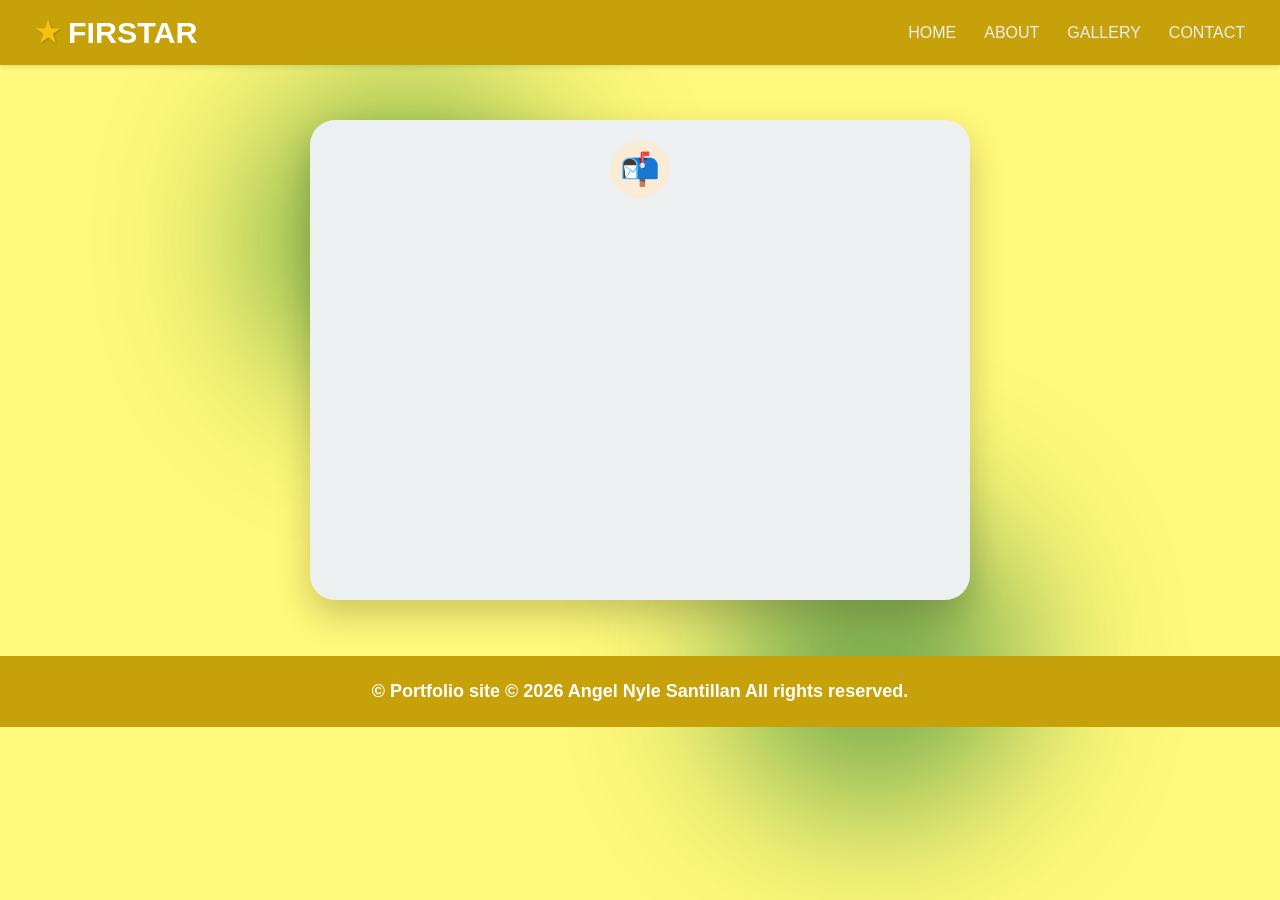
<file: index.html>
<!DOCTYPE html>
<html lang="en">
<head> 
    <meta charset="UTF-8">
    <meta name="viewport" content="width=device-width, initial-scale=1.0">
    <title>Angel Nyle - Resume | FIRSTAR</title>
    <link rel="stylesheet" href="style.css">
    <link href="https://fonts.googleapis.com/css2?family=Cinzel:wght@400;500;600;700&family=Inter:wght@300;400;500&display=swap" rel="stylesheet">
</head>
<body> 
    <nav class="navbar">
        <a href="index.html" class="navbar-logo">
            <span class="star-icon">★</span>FIRSTAR
        </a>
        <ul class="nav-links">
            <li><a href="index.html">HOME</a></li>
            <li><a href="about.html">ABOUT</a></li>
            <li><a href="explore.html">GALLERY</a></li>     
            <li><a href="contact.html">CONTACT</a></li>
        </ul>
    </nav>

    <div class="blob blob-1"></div>
    <div class="blob blob-2"></div>
    
    <div class="envelope" onclick="this.classList.toggle('open')">
        <div class="content">
            <h2>✨ PORTFOLIO </h2>
            <p>Feast your eyes on these stunning pieces of art!</p>
            <p style="font-size:14px;opacity:0.8;margin-top:10px;">ENJOY!</p>
        </div>
    </div>

<footer class="footer">
    <div class="footer-container">
        <div class="footer-row">
  
        <div class="footer-bottom">
            <p>© Portfolio site © 2026 Angel Nyle Santillan All rights reserved.</p>
        </div>
    </div>
</footer>

</body>
</html>
</file>
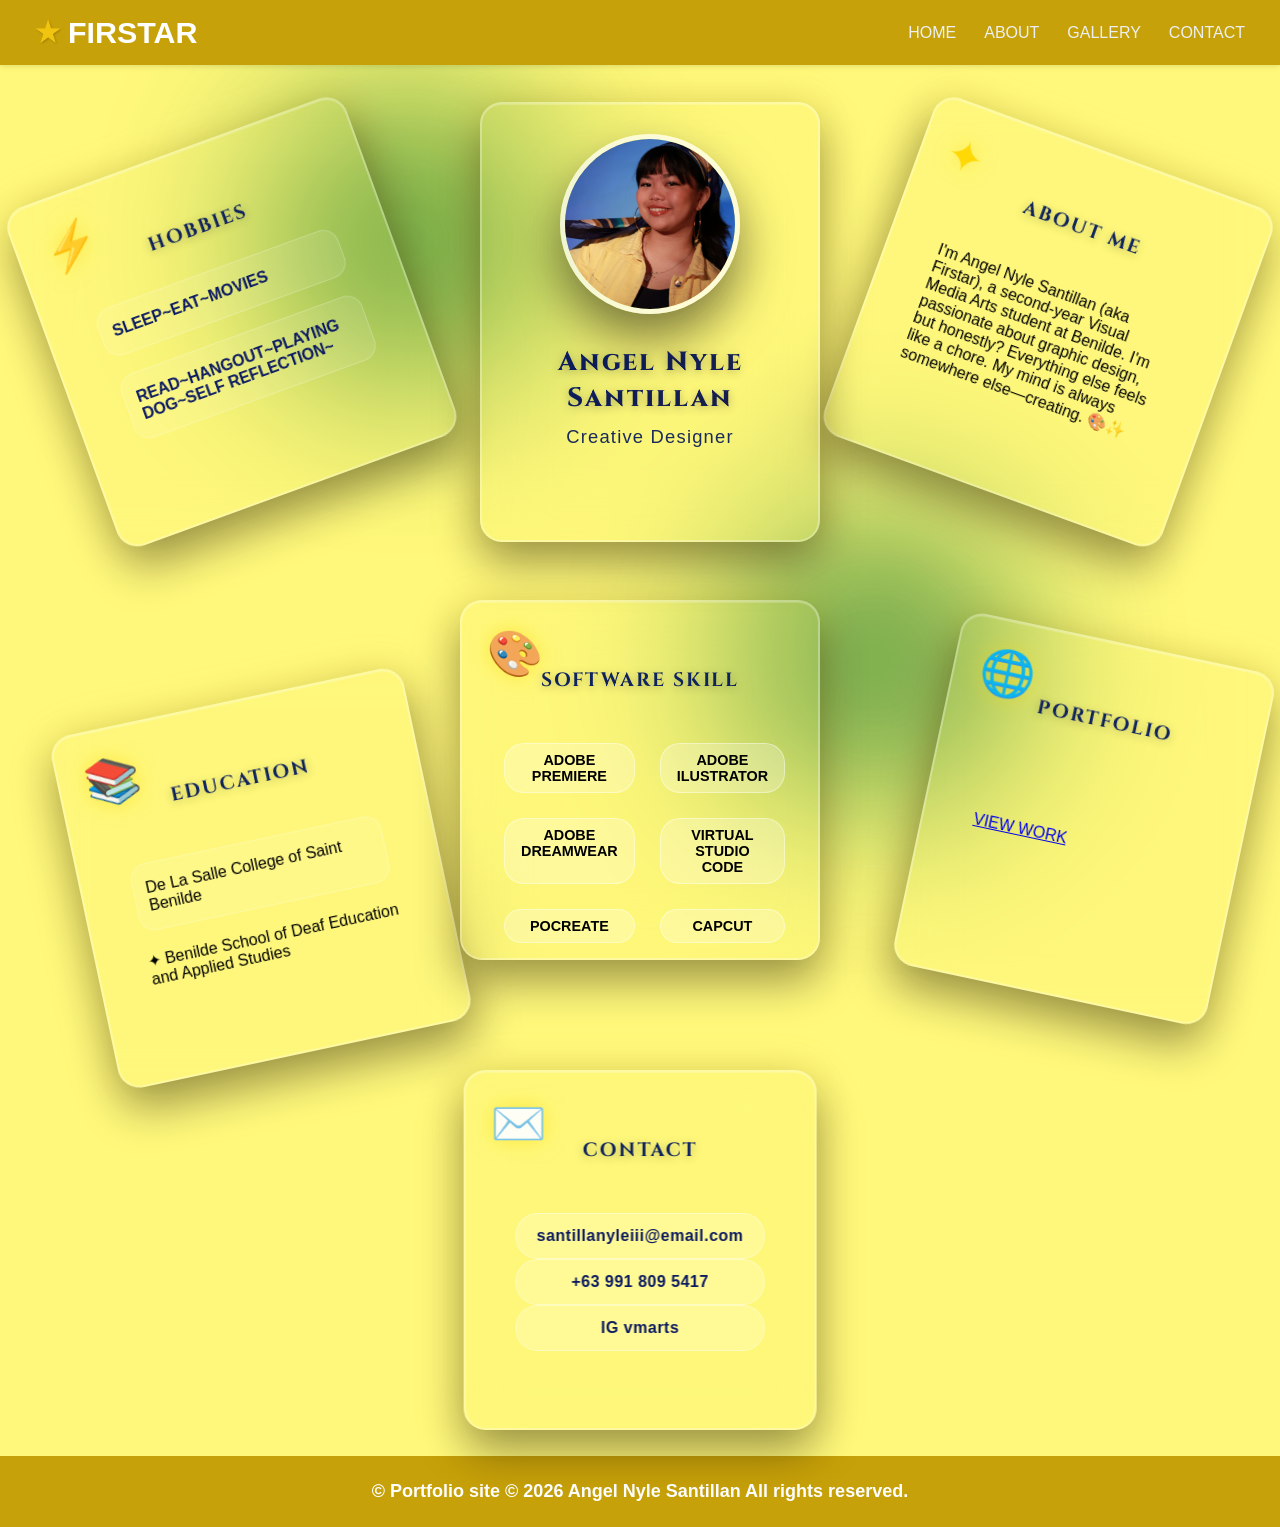
<file: about.html>
<!DOCTYPE html>
<html lang="en">
<head> 
    <meta charset="UTF-8">
    <meta name="viewport" content="width=device-width, initial-scale=1.0">
    <title>Angel Nyle - Resume | FIRSTAR</title>
    <link rel="stylesheet" href="style.css">
    <link href="https://fonts.googleapis.com/css2?family=Cinzel:wght@400;500;600;700&family=Inter:wght@300;400;500&display=swap" rel="stylesheet">
</head>
<body> 
    <nav class="navbar">
        <a href="index.html" class="navbar-logo">
            <span class="star-icon">★</span>FIRSTAR
        </a>
        <ul class="nav-links">
            <li><a href="index.html">HOME</a></li>
            <li><a href="about.html">ABOUT</a></li>
            <li><a href="explore.html">GALLERY</a></li>     
            <li><a href="contact.html">CONTACT</a></li>
        </ul>
    </nav>

    <div class="blob blob-1"></div>
    <div class="blob blob-2"></div>

    <!-- TAROT CARD SPREAD -->
    <main class="tarot-spread">
        <!-- CENTER CARD - PROFILE -->
        <div class="tarot-position center-card">
            <div class="tarot-card profile-tarot">
                <div class="card-glow"></div>
                <div class="tarot-symbol left"></div>
                <div class="profile-image-container">
                    <img src="image/combine/RSUME 1.jpg" alt="Angel Nyle">
                </div>
                <div class="profile-text">
                    <h2>Angel Nyle Santillan</h2>
                    <h3>Creative Designer</h3>
                </div>
            </div>
        </div>

        <!-- TOP ROW - 3 CARDS -->
        <div class="tarot-position top-left-1">
            <div class="tarot-card experience-card">
                <div class="card-glow"></div>
                <div class="tarot-symbol">⚡</div>
                <h4>HOBBIES</h4>
                <div class="tarot-content">
                    <div class="job-compact">
                        <span class="job-role">SLEEP~EAT~MOVIES</span>
                    </div>
                    <div class="job-compact">
                        <span class="job-role">READ~HANGOUT~PLAYING DOG~SELF REFLECTION~</span>
                    </div>
                </div>
            </div>
        </div>

        <div class="tarot-position top-center">
            <div class="tarot-card skills-card">
                <div class="card-glow"></div>
                <div class="tarot-symbol">🎨</div>
                <h4>SOFTWARE SKILL</h4>
                <div class="skills-compact">
                    <span>ADOBE PREMIERE</span>
                    <span>ADOBE ILUSTRATOR</span>
                    <span>ADOBE DREAMWEAR</span>
                    <span>VIRTUAL STUDIO CODE</span>
                    <span>POCREATE</span>
                    <span>CAPCUT</span>
                </div>
            </div>
        </div>

        <div class="tarot-position top-right-1">
            <div class="tarot-card summary-card">
                <div class="card-glow"></div>
                <div class="tarot-symbol">✦</div>
                <h4>ABOUT ME</h4>
                <div class="tarot-content">
                    <p>I'm Angel Nyle Santillan (aka Firstar), a second-year Visual Media Arts student at Benilde. I'm passionate about graphic design, but honestly? Everything else feels like a chore. My mind is always somewhere else—creating. 🎨✨</p>
                </div>
            </div>
        </div>

        <!-- BOTTOM ROW - 3 CARDS -->
        <div class="tarot-position bottom-left-1">
            <div class="tarot-card education-card">
                <div class="card-glow"></div>
                <div class="tarot-symbol">📚</div>
                <h4>EDUCATION</h4>
                <div class="tarot-content">
                    <div class="edu-compact">
                        <span>De La Salle College of Saint Benilde</span>
                    </div>
                    <span class="cert-compact">✦ Benilde School of Deaf Education and Applied Studies</span>
                </div>
            </div>
        </div>

        <div class="tarot-position bottom-center">
            <div class="tarot-card contact-card">
                <div class="card-glow"></div>
                <div class="tarot-symbol">✉️</div>
                <h4>CONTACT</h4>
                <div class="contact-compact">
                    <a href="mailto:angel@email.com"> santillanyleiii@email.com</a>
                    <a href="tel:+639123456789"> +63 991 809 5417</a>
                    <a href="socialmedia">IG vmarts</a>
                </div>
            </div>
        </div>

        <div class="tarot-position bottom-right-1">
            <div class="tarot-card portfolio-card">
                <div class="card-glow"></div>
                <div class="tarot-symbol">🌐</div>
                <h4>PORTFOLIO</h4>
                <div class="tarot-content">
                    <a href="explore.html" class="view-btn">VIEW WORK</a>
                </div>
            </div>
        </div>
    </main>

<footer class="footer">
    <div class="footer-container">
        <div class="footer-row">
 <!-- Copyright Bar -->
  
        <div class="footer-bottom">
            <p>© Portfolio site © 2026 Angel Nyle Santillan All rights reserved.</p>
        </div>
    </div>
</footer>

</body>
</html>
</file>
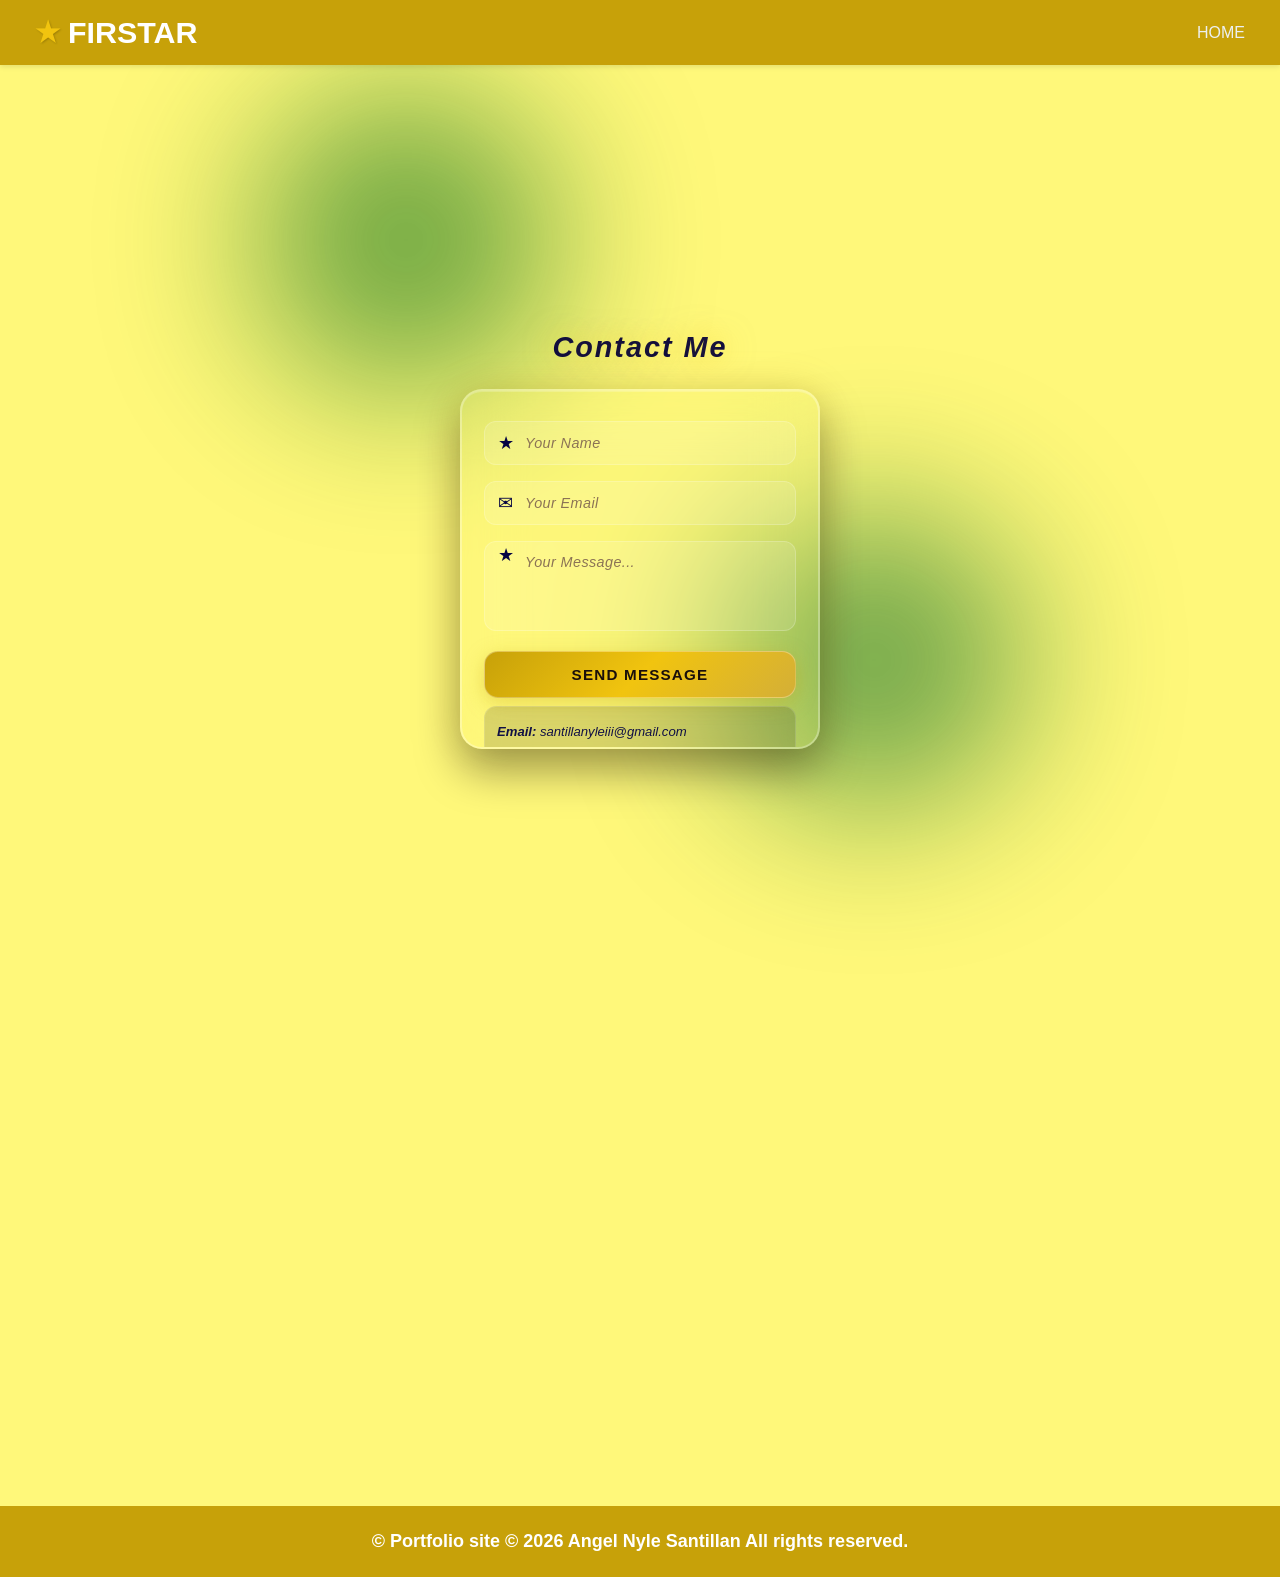
<file: contact.html>
<!DOCTYPE html>
<html lang="en">
<head>
    <meta charset="UTF-8">
    <meta name="viewport" content="width=device-width, initial-scale=1.0">
    <title>Contact - FIRSTAR</title>
    <link rel="stylesheet" href="style.css">
    <script src="script.js" defer></script>
</head>
<body>
    <nav class="navbar">
        <a href="index.html" class="navbar-logo">
            <span class="star-icon">★</span>FIRSTAR
        </a>
        <ul class="nav-links">
            <li><a href="index.html">HOME</a></li>
        </ul>
    </nav>

    <div class="blob blob-1"></div>
    <div class="blob blob-2"></div>

    <div class="main-container">
        <div class="contact-info">
            <h3>Contact Me</h3>
            
            <div class="tarot-card">
                <form id="contactForm" action="https://formsubmit.co/benildecollege@gmail.com" method="POST">
                    <div class="form-group">
                        <input type="text" id="name" name="name" placeholder="Your Name" required>
                        <span class="input-icon">★</span>
                    </div>
                    
                    <div class="form-group">
                        <input type="email" id="email" name="email" placeholder="Your Email" required>
                        <span class="input-icon">✉</span>
                    </div> 
                    
                    <div class="form-group">
                        <textarea id="message" name="message" placeholder="Your Message..." rows="4" required></textarea>
                        <span class="input-icon textarea-icon">★</span>
                    </div>
                    
                    <button type="submit" class="submit-btn">
                        <span>Send Message</span>
                        <div class="btn-glow"></div>
                    </button>
                </form>
                
                <div id="formMessage" class="form-message"></div>
                
                <div class="contact-details">
                    <p><strong>Email:</strong> santillanyleiii@gmail.com</p>
                    <p><strong>SMS:</strong> +63 (991) 809-5410</p>
                </div>
            </div>
        </div>
    </div>

<footer class="footer">
    <div class="footer-container">
        <div class="footer-row">
 <!-- Copyright Bar -->
  
        <div class="footer-bottom">
            <p>© Portfolio site © 2026 Angel Nyle Santillan All rights reserved.</p>
        </div>
    </div>
</footer>
</file>
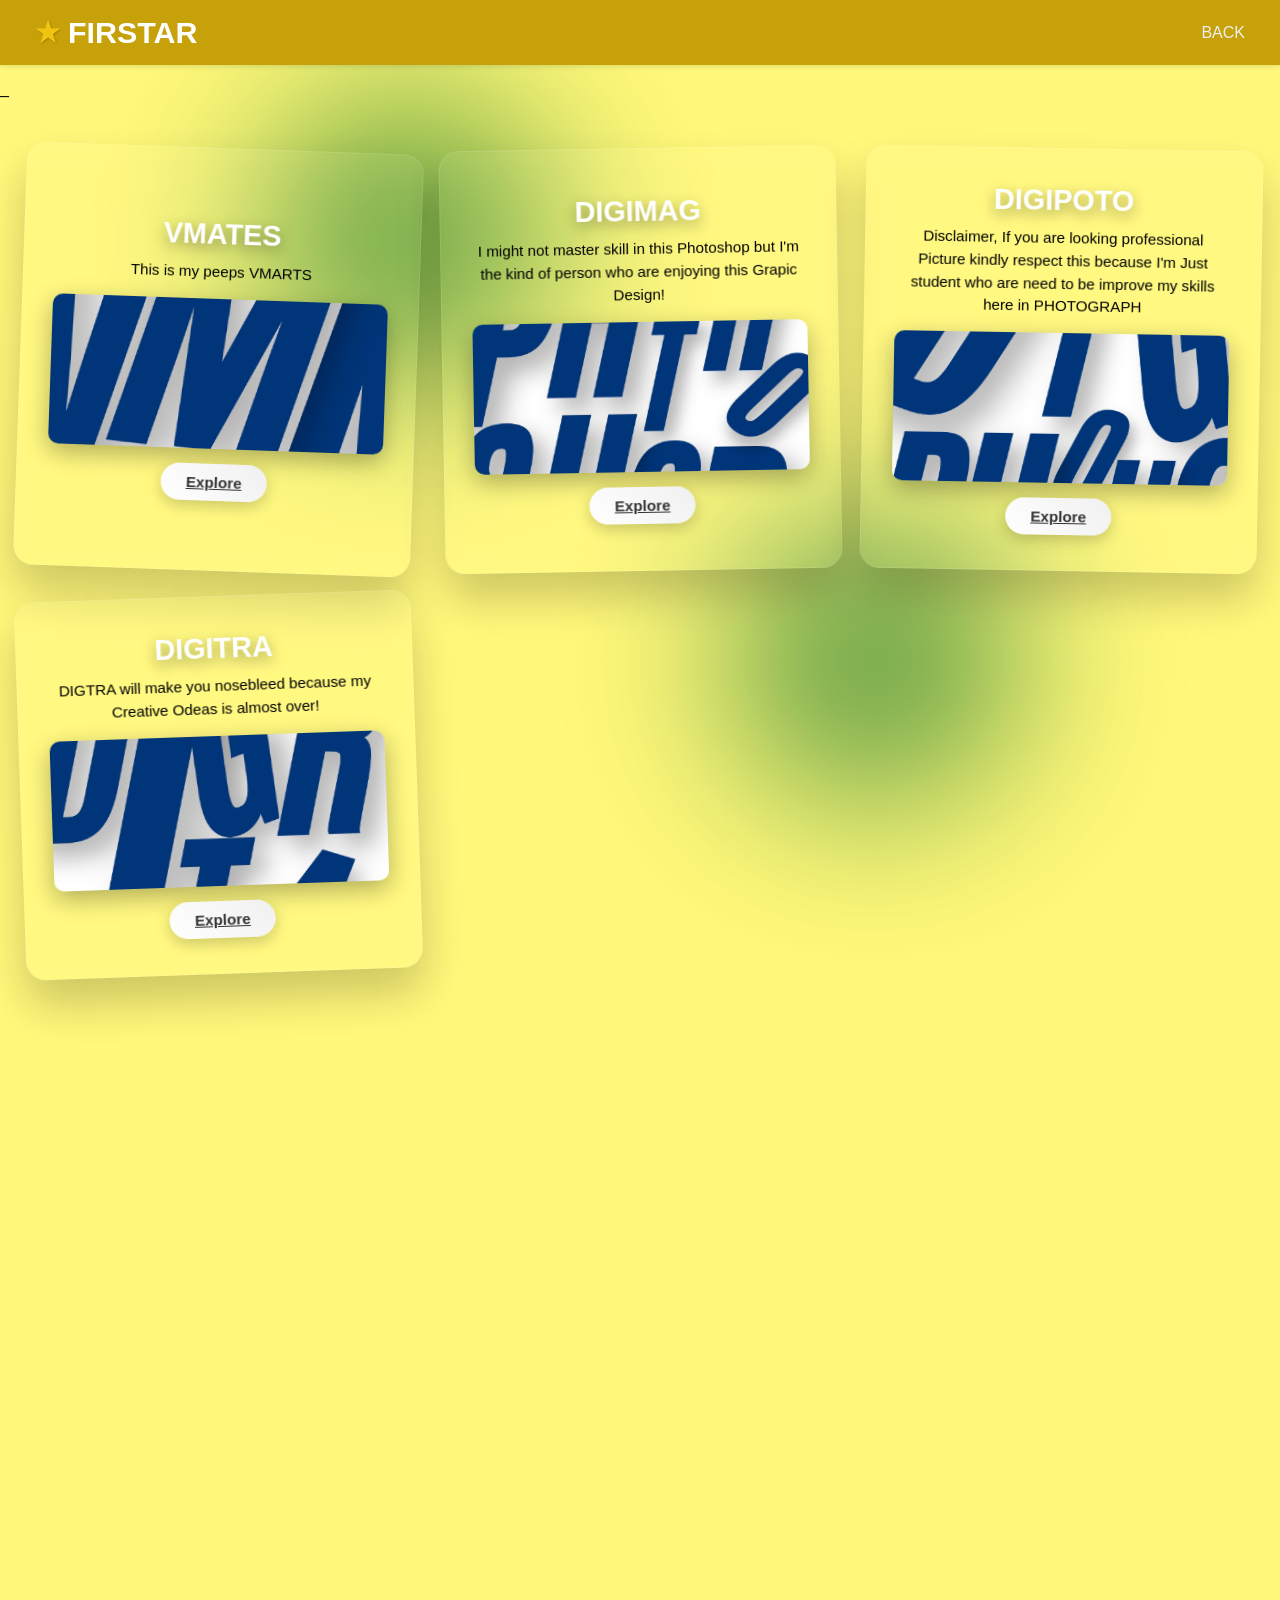
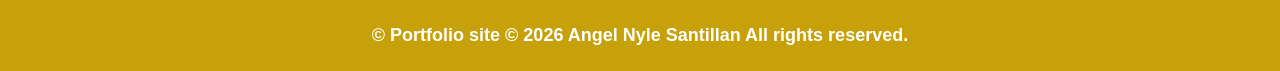
<file: explore.html>
_<html lang="en">
<head> 
    <meta charset="UTF-8">
    <meta name="viewport" content="width=device-width, initial-scale=1.0">
    <title>ARTSWORKS</title>
    <!-- Link to the CSS file -->
    <link rel="stylesheet" href="style.css">
</head>
<body>
    <nav class="navbar">
        <!-- Logo / Icon Section -->
        <a href="index.html" class="navbar-logo">
            <span class="star-icon">★</span>
            <!-- SVG Icon (star) -->
      
            FIRSTAR
      </a>

        <!-- Links Section -->
         <ul class="nav-links">
            <li><a href="index.html">BACK</a></li>
        </ul>
    </nav>


<!-- Background Atmosphere Blobs -->
    <div class="blob blob-1"></div>
    <div class="blob blob-2"></div>

    <!-- Main Section Container -->
    <section class="section-container">
        
        <!-- CARD 1 -->
        <div class="card-wrapper">
            <div class="card" id="tiltCard">
                <div class="card-glow"></div>
                <div class="card-content">
                    <h2>VMATES</h2>
                    <p>This is my peeps VMARTS</p>
                    <!-- Fixed the img tag below -->
                    <img src="image/combine/VMA.jpg" alt="Angel Image" style="width: 100%; height: 150px; object-fit: cover; border-radius: 10px; margin-bottom: 15px;">
                    <a href="vma.html" class="btn" data-loading="true">Explore</a>
                </div>
            </div>
        </div>

        <!-- CARD 2 -->
        <div class="card-wrapper">
            <div class="card" id="tiltCard">
                <div class="card-glow"></div>
                <div class="card-content">
                    <h2>DIGIMAG</h2>
                    <p>I might not master skill in this Photoshop but I'm the kind of person who are enjoying this Grapic Design!</p>
                    <!-- Fixed the img tag below -->
                    <img src="image/combine/ps.jpg" alt="Angel Image" style="width: 100%; height: 150px; object-fit: cover; border-radius: 10px; margin-bottom: 15px;">
                    <a href="photoshop.html" class="btn" data-loading="true">Explore</a>
                </div>
            </div>
        </div>

        <!-- CARD 3 -->
        <div class="card-wrapper">
            <div class="card" id="tiltCard">
                <div class="card-glow"></div>
                <div class="card-content">
                    <h2>DIGIPOTO</h2>
                    <p>Disclaimer, If you are looking professional Picture kindly respect this because I'm Just student who are need to be improve my skills here in PHOTOGRAPH</p>
                    <!-- Fixed the img tag below -->
                    <img src="image/combine/digpoto.png" alt="Angel Image" style="width: 100%; height: 150px; object-fit: cover; border-radius: 10px; margin-bottom: 15px;">
                    <a href="digpoto.html" class="btn" data-loading="true">Explore</a>
                </div>
            </div>
        </div>
		
		<!-- CARD 4 -->
        <div class="card-wrapper">
            <div class="card" id="tiltCard">
                <div class="card-glow"></div>
                <div class="card-content">
                    <h2>DIGITRA</h2>
                    <p>DIGTRA will make you nosebleed because my Creative Odeas is almost over!</p>
                    <!-- Fixed the img tag below -->
                    <img src="image/combine/DIGITRA.jpg" alt="Angel Image" style="width: 100%; height: 150px; object-fit: cover; border-radius: 10px; margin-bottom: 15px;">
                    <a href="digitra.html" class="btn" data-loading="true">Explore</a>
                </div>
            </div>
        </div>

    </section>
	
</nav>
</body>
</html>

<footer class="footer">
    <div class="footer-container">
        <div class="footer-row">
 <!-- Copyright Bar -->
        <div class="footer-bottom">
            <p>© Portfolio site © 2026 Angel Nyle Santillan All rights reserved.</p>
        </div>
    </div>
</footer>
</file>
<file: style.css>
/* =======================================================
   BASIC RESET & GLOBAL STYLES
   ======================================================= */
* {
    margin: 0;
    padding: 0;
    box-sizing: border-box;
}

body {
    font-family: 'Segoe UI', Tahoma, Geneva, Verdana, sans-serif;
    background-color: #fff87a;
    padding-top: 80px;
    min-height: 100vh;
    position: relative;
}

/* =======================================================
   NAVBAR - FIXED TOP
   ======================================================= */
.navbar {
    position: fixed;
    top: 0;
    left: 0;
    right: 0;
    display: flex;
    justify-content: space-between;
    align-items: center;
    background-color: #c7a109;
    color: white;
    padding: 15px 35px;
    z-index: 1000;
    box-shadow: 0 2px 5px rgba(0,0,0,0.1);
}

.navbar-logo {
    display: flex;
    align-items: center;
    font-size: 1.9rem;
    font-weight: bold;
    text-decoration: none;
    color: rgb(255, 255, 255);
}

.navbar-logo .star-icon {
    font-size: 28px;
    color: #f1c40f;
    text-shadow: 1px 1px 2px rgba(0,0,0,0.2);
    transition: transform 0.3s ease;
    margin-right: 8px;
}

.navbar-logo:hover .star-icon {
    transform: rotate(360deg);
}

.nav-links {
    list-style: none;
    display: flex;
    align-items: center;
}

.nav-links li {
    margin-left: 28px;
}

.nav-links a {
    text-decoration: none;
    color: #ecf0f1;
    font-size: 1rem;
    font-weight: 500;
    transition: color 0.3s ease;
}

.nav-links a:hover {
    color: #ffe02e;
}

/* =======================================================
   BACKGROUND BLOBS - HOME PAGE ATMOSPHERE
   ======================================================= */
.blob {
    position: fixed;
    border-radius: 50%;
    filter: blur(80px);
    z-index: -1;
    opacity: 0.6;
}

.blob-1 {
    top: 10%;
    left: 20%;
    width: 300px;
    height: 300px;
    background: #0b701c;
}

.blob-2 {
    bottom: 10%;
    right: 20%;
    width: 300px;
    height: 300px;
    background: #0c6e2a;
}


/* =======================================================
   LOADING OVERLAY - GLOBAL (KEEP SAME)
   ======================================================= */
.loading-overlay {
    position: fixed !important;
    top: 0 !important;
    left: 0 !important;
    width: 100vw !important;
    height: 100vh !important;
    background: rgba(255,255,255,0.98) !important;
    backdrop-filter: blur(12px) !important;
    display: none !important;
    justify-content: center !important;
    align-items: center !important;
    z-index: 999999 !important;
}

.loading-overlay.active {
    display: flex !important;
}

.loading-content {
    text-align: center;
    background: rgb(253, 251, 121);
    padding: 3.5rem 3rem;
    border-radius: 24px;
    box-shadow: 
        0 25px 50px rgba(0,0,0,0.2),
        0 0 0 1px rgba(255,255,255,0.8);
    backdrop-filter: blur(20px);
    border: 1px solid rgba(255,255,255,0.3);
    position: relative;
    overflow: hidden;
}

.particle-container {
    position: relative;
    width: 140px;
    height: 140px;
    margin: 0 auto 2rem;
    border-radius: 50%;
    background: linear-gradient(135deg, 
        rgba(102,126,234,0.1) 0%, 
        rgba(118,75,162,0.1) 50%,
        rgba(255,107,107,0.1) 100%);
    box-shadow: inset 0 0 30px rgba(0,123,255,0.1);
}

.particle {
    position: absolute;
    width: 8px;
    height: 8px;
    border-radius: 50%;
    animation: particleFloat 4s infinite ease-in-out;
    box-shadow: 0 4px 16px rgba(0,0,0,0.3);
}

.p1 { background: linear-gradient(135deg, #667eea, #764ba2); left: 10%; top: 20%; animation-delay: 0s; }
.p2 { background: linear-gradient(135deg, #ff6b6b, #ee5a24); left: 30%; top: 10%; animation-delay: 0.2s; }
.p3 { background: linear-gradient(135deg, #feca57, #ff9ff3); left: 60%; top: 15%; animation-delay: 0.4s; }
.p4 { background: linear-gradient(135deg, #48dbfb, #0abde3); left: 80%; top: 40%; animation-delay: 0.6s; }
.p5 { background: linear-gradient(135deg, #10ac84, #1dd1a1); left: 20%; top: 60%; animation-delay: 0.8s; }
.p6 { background: linear-gradient(135deg, #ff9ff3, #feca57); left: 50%; top: 70%; animation-delay: 1s; }
.p7 { background: linear-gradient(135deg, #ee5a24, #ff6b6b); left: 70%; top: 80%; animation-delay: 1.2s; }
.p8 { background: linear-gradient(135deg, #0abde3, #48dbfb); left: 15%; top: 50%; animation-delay: 1.4s; }
.p9 { background: linear-gradient(135deg, #1dd1a1, #10ac84); left: 40%; top: 30%; animation-delay: 1.6s; }

@keyframes particleFloat {
    0%, 100% { 
        transform: translate(0, 0) scale(1) rotate(0deg); 
        opacity: 0.8;
    }
    25% { 
        transform: translate(15px, -15px) scale(1.3) rotate(90deg); 
        opacity: 1;
    }
    50% { 
        transform: translate(-10px, 10px) scale(0.8) rotate(180deg); 
        opacity: 0.6;
    }
    75% { 
        transform: translate(10px, -5px) scale(1.2) rotate(270deg); 
        opacity: 0.9;
    }
}

.loading-overlay p {
    font-size: 1.3rem;
    color: #555;
    font-weight: 600;
    margin: 0;
    letter-spacing: 0.5px;
}




/* =======================================================
   HOME PAGE - ENVELOPE INTERACTION
   ======================================================= */

   .envelope {
    width: 660px;
    height: 480px;
    background: #ecf0f1;
    border-radius: 25px;
    position: relative;
    cursor: pointer;
    overflow: hidden;
    transition: all 0.7s ease;
    box-shadow: 0 15px 35px rgba(0,0,0,0.2);
    
    /* CENTERING */
    position: absolute;
    top: 40%;
    left: 50%;
    transform: translate(-50%, -50%);
}
.envelope-container {
    display: flex;
    justify-content: center;
    align-items: center;
    min-height: 100vh; 
    padding: 20px;
}

.envelope::after {
    content: '📬';
    position: absolute;
    top: 20px;
    left: 50%;
    transform: translateX(-50%);
    font-size: 32px;
    z-index: 3;
    transition: opacity 0.4s;
    background-color: antiquewhite;
    padding: 10px;
    border-radius: 50%;
}

.content {
    position: absolute;
    top: 80px;
    left: 20px;
    right: 20px;
    bottom: 20px;
    background: white;
    border-radius: 15px;
    opacity: 0;
    transform: scale(0.7);
    transition: all 0.5s 0.3s;
    padding: 25px;
    box-sizing: border-box;
}

.content h2 {
    color: #2c3e50;
    margin-bottom: 10px;
    font-size: 24px;
}

.content p {
    color: #7f8c8d;
    line-height: 1.6;
    font-size: 16px;
    margin: 0;
}

.envelope.open::before {
    transform: scaleX(0);
}

.envelope.open::after {
    opacity: 0;
}

.envelope.open .content {
    opacity: 1;
    transform: scale(1);
}

.envelope:hover:not(.open) {
    transform: translate(-50%, -50%) scale(1.05);
}


.content {
    display: flex;
    flex-direction: column;
    justify-content: center;
    align-items: center;
    text-align: center;
}

.star-sticker {
    font-size: 28px;
    background: linear-gradient(45deg, #ffd700, #ffed4e);
    padding: 12px;
    border-radius: 50%;
    box-shadow: 0 6px 20px rgba(255,215,0,0.5);
    margin-bottom: 10px;
    animation: sparkle 2s infinite;
}

@keyframes sparkle {
    0%, 100% { transform: scale(1); }
    50% { transform: scale(1.1); }
}

.enjoy-text {
    font-size: 14px;
    opacity: 0.8;
    margin-top: 10px;
}


/* =======================================================
   HOME PAGE - PORTFOLIO CONTAINER & SIDEBAR
   ======================================================= */
.tarot-spread {
    max-width: 1600px;
    margin: 0 auto;
    padding: 80px 40px;
    min-height: calc(100vh - 100px);
    position: relative;
    perspective: 1200px;
}

/* TAROT POSITIONS - 3 TOP / 3 BOTTOM */
.tarot-position {
    position: absolute;
}

.center-card {
    top: 29%;
    left: 50%;
    transform: translate(-50%, -50%);
    z-index: 15;
    width: 320px;
    height: 420px;

}

/* TOP ROW - UNCHANGED */
.top-left-1 {
    top: 12%;
    left: 15%;
    transform: rotate(-20deg) translateX(-120px) translateY(-80px);
    z-index: 8;
    
}

.top-center {
    top: 80%;
    left: 50%;
    transform: translateX(-50%) rotate(0deg) translateY(-120px);
    z-index: 10;
}

.top-right-1 {
    top: 12%;
    right: 15%;
    transform: rotate(20deg) translateX(120px) translateY(-80px);
    z-index: 8;
}

/* BOTTOM ROW - MOVED DOWN MORE */
.bottom-left-1 {
    bottom: -5%;  
    left: 12%;
    transform: rotate(-12deg) translateX(-100px) translateY(120px);
    z-index: 8;
}

.bottom-center {
    bottom: -50%;
    left: 50%;
    transform: translateX(-50%) rotate(0deg) translateY(150px);
    z-index: 10;
}

.bottom-right-1 {
    bottom: -5%;
    right: 9%;
    transform: rotate(12deg) translateX(100px) translateY(120px);
    z-index: 8;
    width: 320px;
    height: 420px;
}

.tarot-symbol {
    top: 15px;
    right: 5%;
    left: 25px;
}

/* ALL TAROT CARDS */
.tarot-card {
    width: 260px;
    height: 360px;
    background: linear-gradient(145deg, 
        rgba(255, 255, 255, 0.20), 
        rgba(255, 255, 255, 0.10));
    border-radius: 28px;
    border: 2px solid rgba(255, 255, 255, 0.45);
    backdrop-filter: blur(30px);
    box-shadow: 
        0 40px 80px rgba(0, 0, 0, 0.45),
        inset 0 1px 0 rgba(255, 255, 255, 0.4);
    position: relative;
    overflow: hidden;
    cursor: pointer;
    transform-style: preserve-3d;
}

.center-card .tarot-card {
    width: 340px;
    height: 440px;
}

.tarot-card:hover {
    box-shadow: 
        0 60px 120px rgba(0, 0, 0, 0.65),
        0 0 60px rgba(255, 215, 0, 0.4) !important;
    z-index: 25 !important;
}

/* GLOW EFFECT */
.card-glow {
    position: absolute;
    top: -4px;
    left: -4px;
    right: -4px;
    bottom: -4px;
    background: conic-gradient(
        from 0deg,
        rgba(255, 255, 255, 0.2),
        rgba(255, 215, 0, 0.3),
        rgba(255, 255, 255, 0.2),
        transparent
    );
    border-radius: 32px;
    opacity: 0;
    z-index: -1;
}

.tarot-card:hover .card-glow {
    opacity: 1;
    box-shadow: 0 0 60px rgba(255, 215, 0, 0.5);
}

/* SYMBOLS */
.tarot-symbol {
    position: absolute;
    top: 25px;
    right: 28px;
    font-size: 2.8rem;
    color: rgba(255, 215, 0, 0.95);
    text-shadow: 0 0 20px rgba(255, 215, 0, 0.5);
    z-index: 3;
    animation: glow 2s ease-in-out infinite alternate;
}

@keyframes glow {
    from { text-shadow: 0 0 20px rgba(255, 215, 0, 0.5); }
    to { text-shadow: 0 0 30px rgba(255, 215, 0, 0.8); }
}

/* PROFILE CENTER CARD */
.profile-tarot {
    padding: 45px 35px;
    text-align: center;
}

.profile-image-container {
    width: 160px;
    height: 160px;
    border-radius: 50%;
    overflow: hidden;
    border: 5px solid rgba(255, 255, 255, 0.7);
    box-shadow: 
        0 25px 50px rgba(0, 0, 0, 0.5),
        inset 0 0 20px rgba(255, 255, 255, 0.2);
    margin: 0 auto 30px;
}

.center-card .profile-image-container {
    width: 180px;
    height: 180px;
}

.profile-image-container img {
    width: 100%;
    height: 100%;
    object-fit: cover;
}

.profile-text h2 {
    font-family: 'Cinzel', serif;
    font-size: 1.65rem;
    background: linear-gradient(135deg, #07206f, rgba(8, 11, 72, 0.9));
    -webkit-background-clip: text;
    -webkit-text-fill-color: transparent;
    margin: 0 0 10px 0;
    letter-spacing: 2px;
    font-weight: 800;
    text-shadow: 0 2px 10px rgba(0,0,0,0.3);
}

.profile-text h3 {
    color: rgba(14, 32, 90, 0.95);
    font-size: 1.15rem;
    margin: 0 0 25px 0;
    font-weight: 500;
    letter-spacing: 1.2px;
}

.status-badge {
    background: linear-gradient(135deg, #FFD700, #FFA500);
    color: #1a1a1a;
    padding: 12px 28px;
    border-radius: 30px;
    font-weight: 800;
    font-size: 1rem;
    box-shadow: 
        0 15px 40px rgba(255, 215, 0, 0.6),
        inset 0 1px 0 rgba(255, 255, 255, 0.3);
    display: inline-block;
    letter-spacing: 1px;
}

/* all card */ 
.tarot-card h4 {
    font-family: 'Cinzel', serif;
    font-size: 1.2rem;
    color: rgb(15, 35, 93);
    margin: 35px 0 25px 0;
    letter-spacing: 1.9px;
    font-center:
    font-weight: 700;
    text-align: center;
    text-shadow: 0 2px 10px rgba(0,0,0,0.3);
}

.tarot-content {
    padding: 0 28px 30px;
    height: 200px;
    display: flex;
    flex-direction: column;
    justify-content: center;
}

/* COMPACT CONTENT */
.job-compact, .edu-compact {
    display: flex;
    justify-content: space-between;
    align-items: center;
    margin-bottom: 20px;
    padding: 15px 12px;
    background: rgba(255,255,255,0.1);
    border-radius: 16px;
    border: 1px solid rgba(255,255,255,0.2);
}

.job-role, .edu-title {
    font-weight: 700;
    color: #0c1a62;
    font-size: 1rem;
}

.job-date, .edu-date {
    color: #FFD700;
    font-weight: 700;
    font-size: 0.95rem;
}


/* SKILLS */
.skills-compact {
    display: grid;
    grid-template-columns: 1fr 1fr;
    gap: 25px;
    padding: 25px 20px;
}

.skills-compact span {
    background: rgba(255,255,255,0.25);
    padding: 8px 16px;
    border-radius: 20px;
    font-size: 0.9rem;
    border: 1px solid rgba(255,255,255,0.4);
    font-weight: 600;
    text-align: center;
}

.skills-compact span:hover {
    background: linear-gradient(135deg, #FFD700, #FFA500);
    color: #1a1a1a;
}

/* CONTACT */
.contact-compact {
    padding: 25px 28px;
    display: flex;
    flex-direction: column;
}


.contact-compact a {
    color: #0c1a62;
    text-decoration: none;
    padding: 13px 20px;
    border-radius: 22px;
    background: rgba(255,255,255,0.2);
    border: 1px solid rgba(255,255,255,0.4);
    font-weight: 559;
    text-align: center;
    letter-spacing: 0.5px;
}

.contact-compact a:hover {
    background: rgba(255,255,255,0.4);
    box-shadow: 0 15px 35px rgba(0,0,0,0.3);
}


/* =======================================================
   EXPLORE PAGE - 8 CARDS GRID
   ======================================================= */
.section-container {
    width: 100%;
    max-width: 2400px;
    margin: 0 auto;
    display: grid;
    grid-template-columns: repeat(auto-fit, minmax(360px, 1fr));
    gap: 25px;
    padding: 50px 20px;
    perspective: 1000px;
}

.card-wrapper:nth-child(1) { transform: rotate(2deg); }
.card-wrapper:nth-child(2) { transform: rotate(-1deg); }
.card-wrapper:nth-child(3) { transform: rotate(1deg); }
.card-wrapper:nth-child(4) { transform: rotate(-2deg); }
.card-wrapper:nth-child(5) { transform: rotate(3deg); }
.card-wrapper:nth-child(6) { transform: rotate(-3deg); }

.card {
    width: 100%;
    height: 100%;
    background: rgba(255, 255, 255, 0.05);
    border-radius: 20px;
    border: 1px solid rgba(255, 255, 255, 0.1);
    backdrop-filter: blur(10px);
    box-shadow: 0 25px 45px rgba(0, 0, 0, 0.2);
    display: flex;
    flex-direction: column;
    justify-content: center;
    align-items: center;
    color: white;
    transition: transform 0.3s ease, box-shadow 0.3s ease;
    transform-style: preserve-3d;
    position: relative;
    overflow: hidden;
    cursor: pointer;
    padding: 20px;
}

.card:hover {
    box-shadow: 0 40px 80px rgba(0, 0, 0, 0.4);
    transform: translateY(-10px) rotateX(5deg) rotateY(5deg) scale(1.02);
}

.card-glow {
    position: absolute;
    top: -50px;
    left: -50px;
    width: 150px;
    height: 150px;
    background: linear-gradient(45deg, #ff9999, #ff8192, #66b3ff);
    border-radius: 50%;
    filter: blur(40px);
    z-index: -1;
    opacity: 0;
    transition: opacity 0.5s ease;
}

.card:hover .card-glow {
    opacity: 0.8;
}

.card-content {
    transform: translateZ(50px);
    text-align: center;
    padding: 15px 10px;
    z-index: 2;
    position: relative;
    width: 100%;
    height: auto;
    display: flex;
    flex-direction: column;
    justify-content: center;
    align-items: center;
    flex: 1;
}

.card-content img {
    width: 260px;        
    height: 400px;       
    max-width: 200%;     
    object-position: center;
    border-radius: 15px;
    margin-bottom: 15px;
    box-shadow: 0 8px 25px rgba(0, 0, 0, 0.3);
    display: block;
    flex-shrink: 0;
}

.card-content h2 {
    font-size: 1.8rem;
    margin-bottom: 10px;
    text-shadow: 0 5px 15px rgba(0, 0, 0, 0.4);
    font-weight: 700;
    flex-shrink: 0;
}

.card-content p {
    font-size: 0.95rem;
    color: #000000;
    margin-bottom: 15px;
    line-height: 1.5;
    flex-shrink: 0;
    padding: 0 5px;
}

.btn {
    padding: 10px 25px;
    background: linear-gradient(45deg, #fff, #f0f0f0);
    color: #333;
    border: none;
    border-radius: 25px;
    font-weight: bold;
    font-size: 0.95rem;
    cursor: pointer;
    transform: translateZ(30px);
    transition: all 0.3s ease;
    box-shadow: 0 5px 15px rgba(0, 0, 0, 0.2);
    flex-shrink: 0;
}

.btn:hover {
    background: linear-gradient(45deg, #1f56a8, #0f3460);
    color: white;
    box-shadow: 0 10px 25px rgba(31, 86, 168, 0.4);
    transform: translateZ(40px) translateY(-2px);
}

@keyframes float {
    0%, 100% { transform: translateY(0px) rotateX(0deg); }
    50% { transform: translateY(-15px) rotateX(2deg); }
}

.card-wrapper:nth-child(odd) {
    animation: float 6s ease-in-out infinite;
}

.card-wrapper:nth-child(even) {
    animation: float 6s ease-in-out infinite 3s;
}

/* =======================================================
   VMA
   ======================================================= */

/* Hero Section */
.hero {
    height: 60vh;
    background: linear-gradient(135deg, #fff87a 0%, #c7a109 100%);
    display: flex;
    align-items: center;
    justify-content: center;
    text-align: center;
    position: relative;
    overflow: hidden;
}

.hero-title {
    font-family: 'Playfair Display', serif;
    font-size: clamp(3rem, 8vw, 6rem);
    background: linear-gradient(135deg, #1a1a1a, #c7a109);
    -webkit-background-clip: text;
    -webkit-text-fill-color: transparent;
    margin: 0;
    text-shadow: 0 4px 20px rgba(0,0,0,0.3);
}

.hero-subtitle {
    font-family: 'Inter', sans-serif;
    font-size: 1.4rem;
    color: #333;
    margin-top: 10px;
    font-weight: 300;
    letter-spacing: 2px;
}

/* Photo Gallery */
.photo-gallery {
    max-width: 1600px;
    margin: 0 auto;
    padding: 100px 20px;
    display: grid;
    grid-template-columns: repeat(auto-fit, minmax(350px, 1fr));
    grid-auto-rows: 300px;
    gap: 25px;
}
/* =======================================================
   PHOTOGRAPHY GALLERY - NO CARDS
   ======================================================= */

/* Photo Gallery - FIXED SIZING & SPACING */
.photo-gallery {
    max-width: 1400px; /* Reduced from 1600px */
    margin: 0 auto;
    padding: 80px 20px; /* Reduced top padding */
    display: grid;
    grid-template-columns: repeat(auto-fit, minmax(320px, 1fr)); /* Smaller min width */
    grid-auto-rows: 280px; /* Slightly smaller rows */
    gap: 30px 35px; /* More horizontal spacing */
}

.photo-item {
    position: relative;
    border-radius: 20px;
    overflow: hidden;
    background-size: cover;
    background-position: center;
    background-repeat: no-repeat;
    cursor: pointer;
    transition: all 0.5s cubic-bezier(0.25, 0.46, 0.45, 0.94);
    box-shadow: 0 20px 40px rgba(0,0,0,0.15);
}

.photo-item:hover {
    transform: translateY(-15px) scale(1.02);
    box-shadow: 0 40px 80px rgba(0,0,0,0.3);
}

.photo-item.landscape { 
    grid-row: span 1; 
    aspect-ratio: 16/9; 
}

.photo-item.square { 
    grid-row: span 1; 
    aspect-ratio: 1/1; 
}

.photo-item.portrait { 
    grid-row: span 2; 
    aspect-ratio: 2/3; 
    margin-top: 12.4rem;
}

/* Overlay */
.photo-overlay {
    position: absolute;
    bottom: 0;
    left: 0;
    right: 0;
    background: linear-gradient(transparent, rgba(0,0,0,0.85));
    color: white;
    padding: 25px 20px 20px; /* Slightly smaller padding */
    transform: translateY(100%);
    transition: transform 0.4s ease;
}

.photo-item:hover .photo-overlay {
    transform: translateY(0);
}

.photo-overlay h3 {
    font-family: 'Playfair Display', serif;
    font-size: 1.5rem; /* Slightly smaller */
    margin: 0 0 5px 0;
    font-weight: 700;
    letter-spacing: 1px;
}

.photo-category {
    font-family: 'Inter', sans-serif;
    font-size: 0.85rem; /* Slightly smaller */
    opacity: 0.9;
    text-transform: uppercase;
    letter-spacing: 2px;
    font-weight: 300;
}

/* Responsive - IMPROVED */
@media (max-width: 1200px) {
    .photo-gallery {
        grid-template-columns: repeat(auto-fit, minmax(300px, 1fr));
        gap: 25px 30px;
    }
}

@media (max-width: 768px) {
    .photo-gallery {
        grid-template-columns: 1fr;
        grid-auto-rows: 300px;
        gap: 25px;
        padding: 50px 15px;
    }
    
    .photo-gallery .photo-item.portrait {
        grid-row: span 1;
        aspect-ratio: 3/4; /* Better mobile portrait */
    }
    
    .photo-gallery .photo-item.landscape {
        aspect-ratio: 4/3; /* Better mobile landscape */
    }
}

@media (max-width: 480px) {
    .photo-gallery {
        padding: 40px 10px;
        gap: 20px;
    }
}


/* =======================================================
   CONTACT
   ======================================================= */

.main-container {
    flex: 1;
    display: flex;
    justify-content: center;
    align-items: center;
    min-height: calc(100vh - 120px);
    padding: 20px;
    margin-top: 70px;
}

.contact-info {
    text-align: center;
    max-width: 400px;
    width: 100%;
}

.contact-info h3 {
    font-size: 1.8rem;
    margin-bottom: 25px;
    background:#050442;
    -webkit-background-clip: text;
    background-clip: text;
    -webkit-text-fill-color: transparent;
    color: transparent;
    font-style: italic;
    letter-spacing: 2px;
    text-shadow: 0 0 30px rgba(241, 196, 15, 0.5);
}


.tarot-card {
    width: 100%;
    max-width: 360px;
    margin: 0 auto;
    background: rgba(238, 240, 129, 0.1);
    border: 2px solid rgba(255, 255, 255, 0.3);
    border-radius: 22px;
    box-shadow: 
        0 20px 45px rgba(0, 0, 0, 0.4),
        inset 0 1px 0 rgba(255, 255, 255, 0.2),
        0 0 40px rgba(241, 196, 15, 0.15);
    padding: 30px 22px;
    position: relative;
    overflow: hidden;
    transition: all 0.5s ease;
}


.tarot-card:hover {
    transform: translateY(-10px) rotate(1deg);
    box-shadow: 
        0 30px 60px rgba(0, 0, 0, 0.5),
        inset 0 1px 0 rgba(255, 255, 255, 0.3),
        0 0 50px rgba(241, 196, 15, 0.25);
}


.contact-form {
    width: 100%;
    margin-bottom: 20px;
}

.form-group {
    position: relative;
    margin-bottom: 16px;
}

.form-group input,
.form-group textarea {
    width: 100%;
    padding: 12px 16px 12px 40px;
    background: rgba(255, 255, 255, 0.12);
    border: 1px solid rgba(255, 255, 255, 0.2);
    border-radius: 12px;
    font-size: 0.9rem;
    color: #2c1810;
    transition: all 0.3s ease;
    font-family: inherit;
    height: 44px;
    letter-spacing: 0.4px;
}

.form-group textarea {
    height: 90px;
    resize: none;
}

.form-group input::placeholder,
.form-group textarea::placeholder {
    color: #8b7355;
    font-style: italic;
}

.form-group input:focus,
.form-group textarea:focus {
    outline: none;
    border-color: #f3ebc9;
    background: rgba(255, 255, 255, 0.25);
    box-shadow: 0 0 18px rgba(241, 196, 15, 0.3);
    transform: translateY(-2px);
}

.input-icon {
    position: absolute;
    left: 14px;
    top: 50%;
    transform: translateY(-50%);
    font-size: 1.1rem;
    color: #050442;
    z-index: 2;
}

.textarea-icon {
    top: 14px;
}

.submit-btn {
    width: 100%;
    padding: 14px 20px;
    background: linear-gradient(135deg, #c7a109 0%, #f1c40f 50%, #d4af37 100%);
    color: #1a0f0a;
    border: 1px solid rgba(255, 255, 255, 0.3);
    border-radius: 14px;
    font-size: 0.95rem;
    font-weight: 600;
    cursor: pointer;
    position: relative;
    overflow: hidden;
    transition: all 0.3s ease;
    text-transform: uppercase;
    letter-spacing: 1.2px;
    box-shadow: 0 5px 20px rgba(199, 161, 9, 0.35);
    font-family: inherit;
}

.submit-btn:hover {
    transform: translateY(-3px);
    box-shadow: 0 10px 30px rgba(199, 161, 9, 0.45);
}

.submit-btn.loading span {
    opacity: 0.7;
}

.submit-btn.loading::after {
    content: '';
    position: absolute;
    width: 18px;
    height: 18px;
    top: 50%;
    left: 50%;
    margin-left: -9px;
    margin-top: -9px;
    border: 2px solid rgba(26, 15, 10, 0.3);
    border-top: 2px solid #1a0f0a;
    border-radius: 50%;
    animation: spin 1s linear infinite;
}

.form-message {
    padding: 10px 14px;
    border-radius: 10px;
    margin: 12px 0;
    text-align: center;
    font-size: 0.85rem;
    font-weight: 500;
    display: none;
    animation: slideIn 0.3s ease;
    font-style: italic;
}

.form-message.success {
    background: rgba(34, 139, 34, 0.2);
    color: #228B22;
    border: 1px solid rgba(34, 139, 34, 0.4);
}


.contact-details {
    font-size: 0.82rem;
    opacity: 0.95;
    padding: 16px 12px;
    background: rgba(0, 0, 0, 0.15);
    border-radius: 12px;
    border: 1px solid rgba(255, 255, 255, 0.15);
    font-style: italic;
    margin-top: 8px;
}

.contact-details p {
    margin-bottom: 6px;
    line-height: 1.4;
    color: #050442;
    text-align: left;
}

.contact-details p:last-child {
    margin-bottom: 0;
}

/* FOOTER - FLUSH BOTTOM NO SPACE */
.footer {
    margin-top: 45%;  /* Pushes to bottom */
}

.footer-bottom {
    background: #c7a109; padding: 25px 0;
    text-align: center; color: white;
    font-weight: bold; font-size: 18px;
}
</file>
